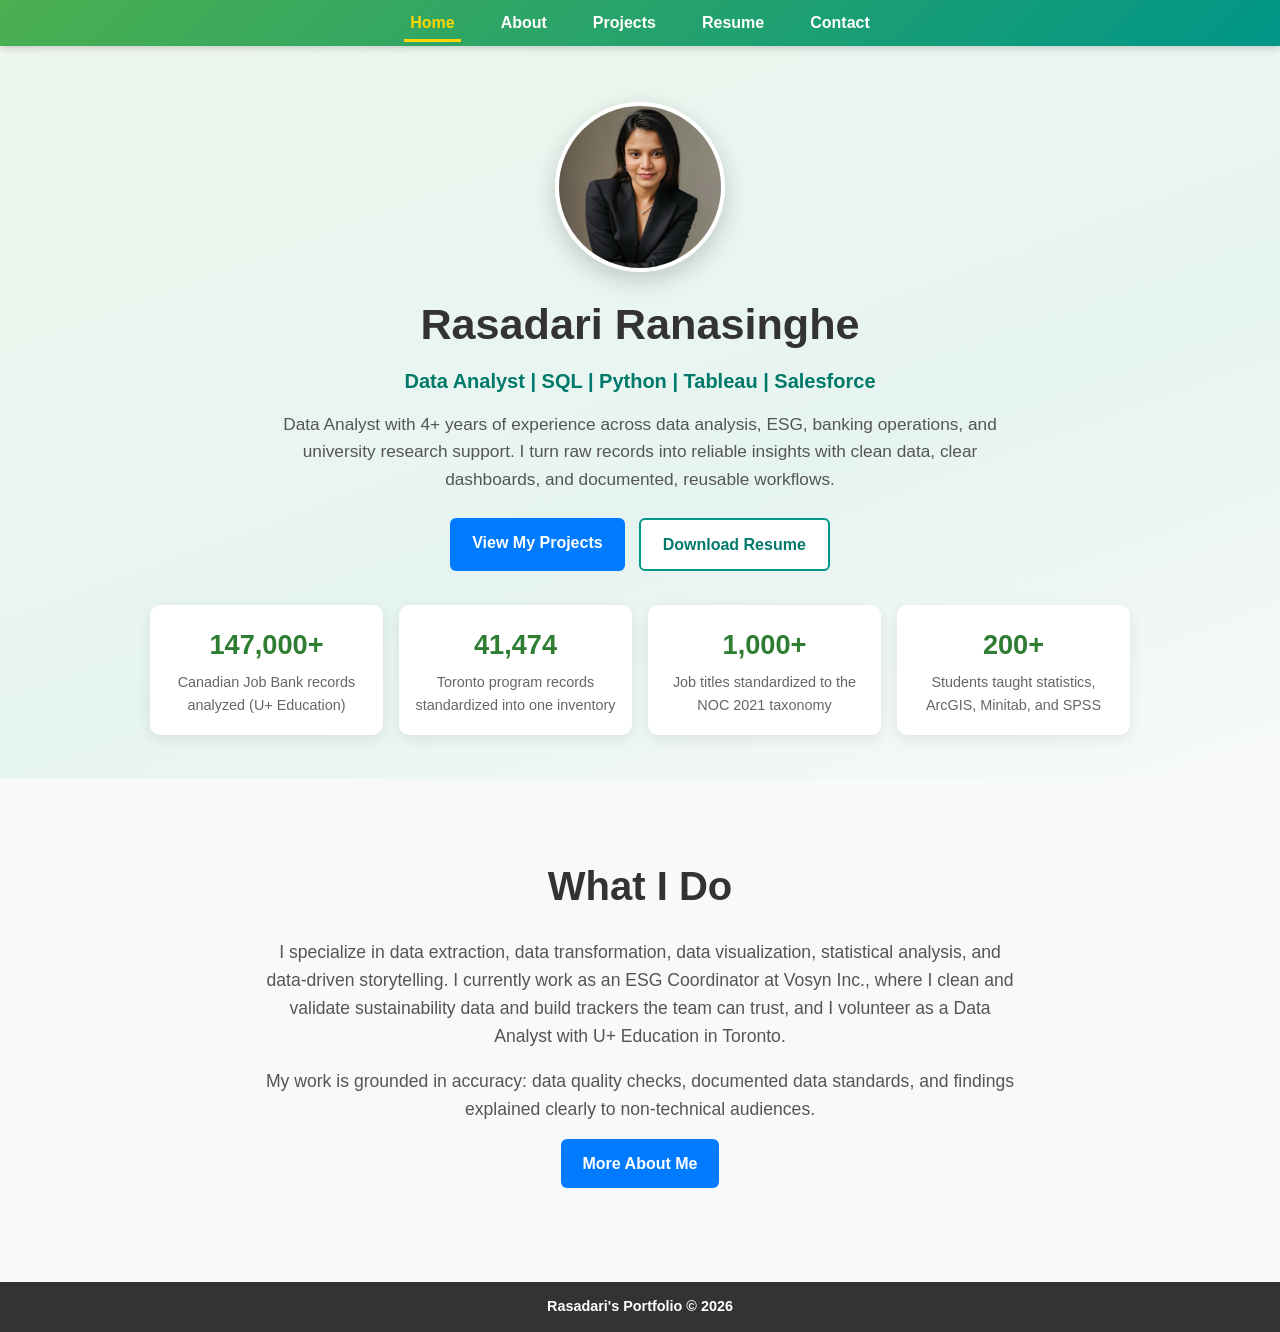
<file: index.html>
<!DOCTYPE html>
<html lang="en">

<head>
    <meta charset="UTF-8">
    <meta name="viewport" content="width=device-width, initial-scale=1.0">
    <title>Rasadari Ranasinghe - Data Analyst</title>
    <link rel="stylesheet" href="static/style.css">
</head>

<body>
    <!-- Navigation Bar -->
    <nav class="navbar">
        <div class="nav-container">
            <ul>
                <li><a href="index.html" class="active">Home</a></li>
                <li><a href="about.html">About</a></li>
                <li><a href="projects.html">Projects</a></li>
                <li><a href="resume.html">Resume</a></li>
                <li><a href="contact.html">Contact</a></li>
            </ul>
        </div>
    </nav>

    <!-- Page Content -->
    <main>
        <!-- Hero -->
        <section class="hero">
            <img src="static/images/Rasadari.jpg" alt="Rasadari Ranasinghe" class="profile-photo">
            <h1>Rasadari Ranasinghe</h1>
            <p class="hero-title">Data Analyst | SQL | Python | Tableau | Salesforce</p>
            <p class="hero-sub">Data Analyst with 4+ years of experience across data analysis, ESG, banking
                operations, and university research support. I turn raw records into reliable insights with clean
                data, clear dashboards, and documented, reusable workflows.</p>
            <div class="hero-buttons">
                <a href="projects.html" class="cta-button">View My Projects</a>
                <a href="static/resume/Rasadari_Ranasinghe_Resume.pdf" target="_blank"
                    class="cta-button cta-secondary">Download Resume</a>
            </div>
            <div class="stats reveal">
                <div class="stat"><span class="stat-num">147,000+</span><span class="stat-label">Canadian Job Bank
                        records analyzed (U+ Education)</span></div>
                <div class="stat"><span class="stat-num">41,474</span><span class="stat-label">Toronto program records
                        standardized into one inventory</span></div>
                <div class="stat"><span class="stat-num">1,000+</span><span class="stat-label">Job titles standardized
                        to the NOC 2021 taxonomy</span></div>
                <div class="stat"><span class="stat-num">200+</span><span class="stat-label">Students taught statistics,
                        ArcGIS, Minitab, and SPSS</span></div>
            </div>
        </section>

        <!-- Intro -->
        <section class="intro-section reveal">
            <h2 class="section-title">What I Do</h2>
            <p>I specialize in data extraction, data transformation, data visualization, statistical analysis, and
                data-driven storytelling. I currently work as an ESG Coordinator at Vosyn Inc., where I clean and
                validate sustainability data and build trackers the team can trust, and I volunteer as a Data Analyst
                with U+ Education in Toronto.</p>
            <p>My work is grounded in accuracy: data quality checks, documented data standards, and findings
                explained clearly to non-technical audiences.</p>
            <a href="about.html" class="cta-button">More About Me</a>
        </section>
    </main>

    <!-- Footer -->
    <footer>
        Rasadari's Portfolio © 2026
    </footer>

    <button id="topBtn" title="Back to top" aria-label="Back to top">&#8593;</button>
    <script>
        (function () {
            var revealEls = document.querySelectorAll('.reveal');
            if ('IntersectionObserver' in window) {
                var io = new IntersectionObserver(function (entries) {
                    entries.forEach(function (e) {
                        if (e.isIntersecting) { e.target.classList.add('visible'); io.unobserve(e.target); }
                    });
                }, { threshold: 0.12 });
                revealEls.forEach(function (el) { io.observe(el); });
            } else {
                revealEls.forEach(function (el) { el.classList.add('visible'); });
            }
            var btn = document.getElementById('topBtn');
            window.addEventListener('scroll', function () {
                btn.classList.toggle('show', window.scrollY > 400);
            });
            btn.addEventListener('click', function () { window.scrollTo({ top: 0, behavior: 'smooth' }); });
        })();
    </script>
</body>

</html>
</file>
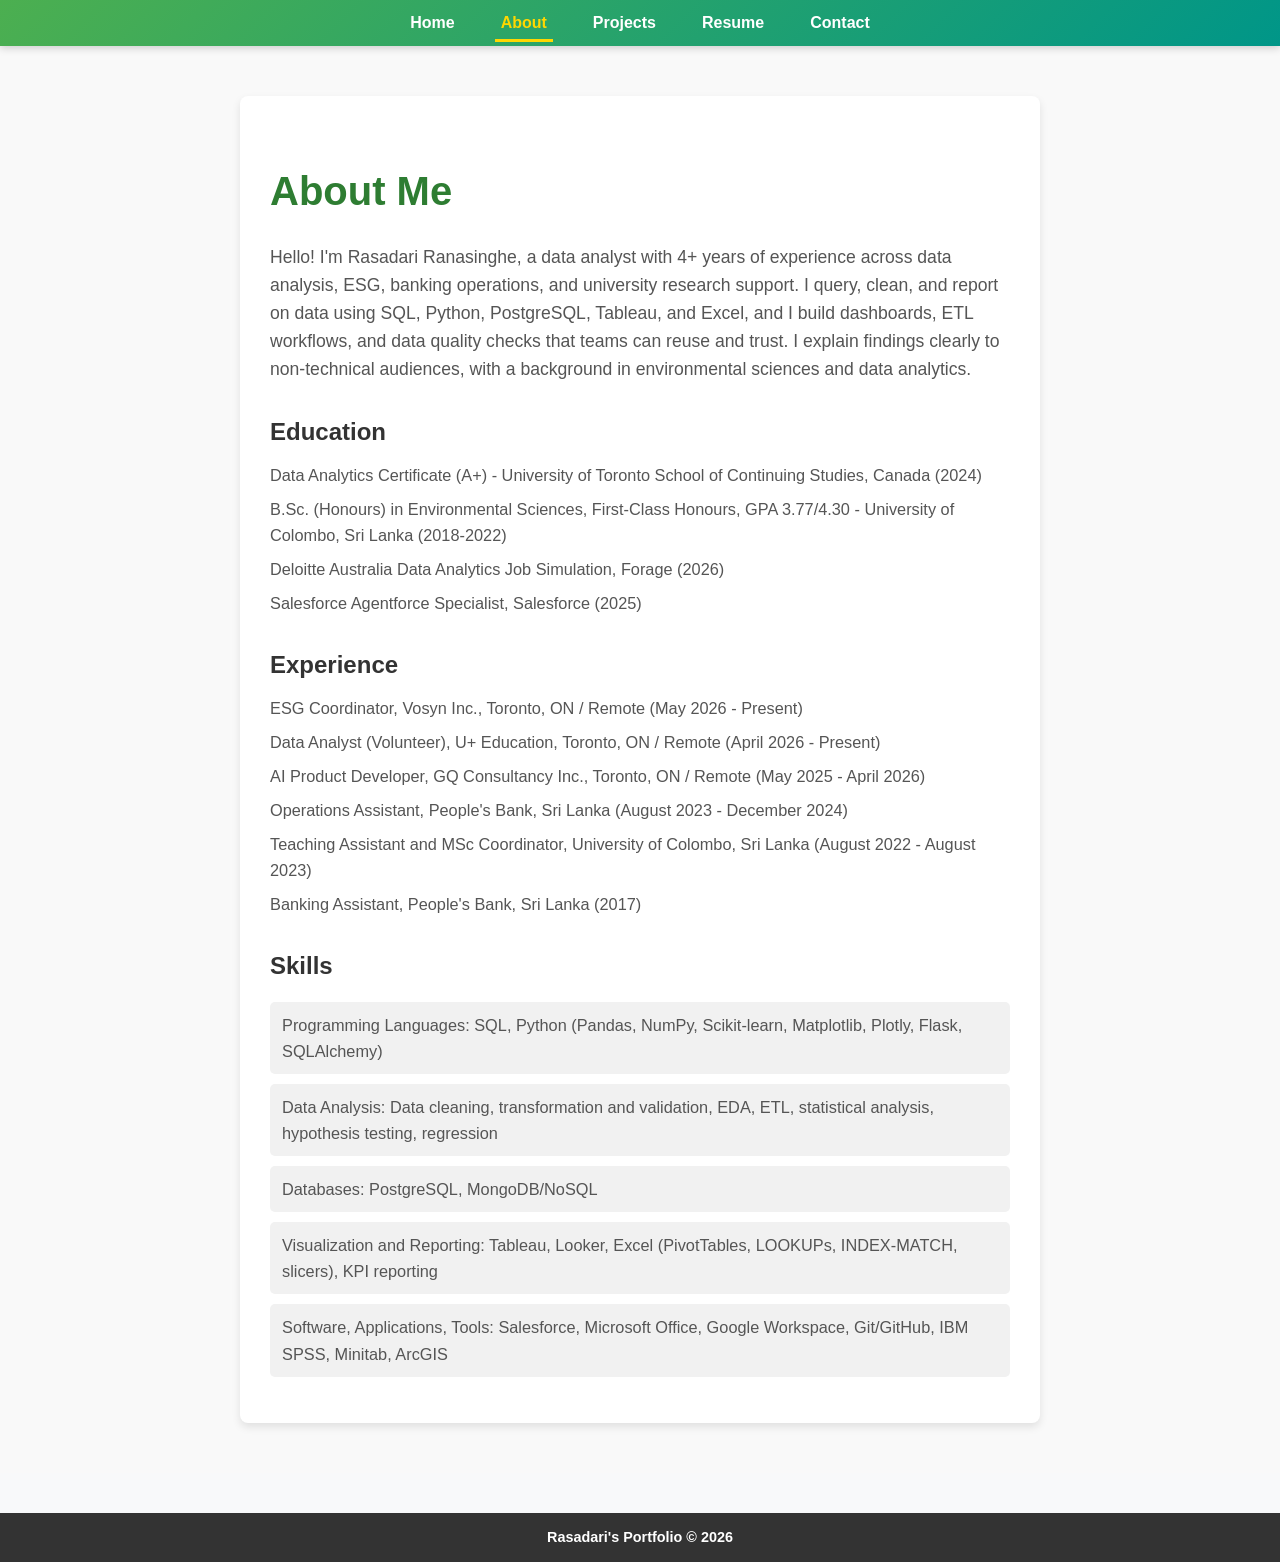
<file: about.html>
<!DOCTYPE html>
<html lang="en">

<head>
    <meta charset="UTF-8">
    <meta name="viewport" content="width=device-width, initial-scale=1.0">
    <title>About - Rasadari Ranasinghe</title>
    <link rel="stylesheet" href="static/style.css">
</head>

<body>
    <!-- Navigation Bar -->
    <nav class="navbar">
        <div class="nav-container">
            <ul>
                <li><a href="index.html">Home</a></li>
                <li><a href="about.html" class="active">About</a></li>
                <li><a href="projects.html">Projects</a></li>
                <li><a href="resume.html">Resume</a></li>
                <li><a href="contact.html">Contact</a></li>
            </ul>
        </div>
    </nav>

    <!-- Page Content -->
    <main>
        <section id="about" class="about-section">
            <div class="about-container reveal">
                <h2 class="section-title">About Me</h2>
                <p class="intro-text">Hello! I'm Rasadari Ranasinghe, a data analyst with 4+ years of experience
                    across data analysis, ESG, banking operations, and university research support. I query, clean,
                    and report on data using SQL, Python, PostgreSQL, Tableau, and Excel, and I build dashboards,
                    ETL workflows, and data quality checks that teams can reuse and trust. I explain findings
                    clearly to non-technical audiences, with a background in environmental sciences and data
                    analytics.</p>

                <h3 class="subheading">Education</h3>
                <p class="education">Data Analytics Certificate (A+) - University of Toronto School of Continuing
                    Studies, Canada (2024)</p>
                <p class="education">B.Sc. (Honours) in Environmental Sciences, First-Class Honours, GPA 3.77/4.30 -
                    University of Colombo, Sri Lanka (2018-2022)</p>
                <p class="education">Deloitte Australia Data Analytics Job Simulation, Forage (2026)</p>
                <p class="education">Salesforce Agentforce Specialist, Salesforce (2025)</p>

                <h3 class="subheading">Experience</h3>
                <p class="experience">ESG Coordinator, Vosyn Inc., Toronto, ON / Remote (May 2026 - Present)</p>
                <p class="experience">Data Analyst (Volunteer), U+ Education, Toronto, ON / Remote (April 2026 -
                    Present)</p>
                <p class="experience">AI Product Developer, GQ Consultancy Inc., Toronto, ON / Remote (May 2025 -
                    April 2026)</p>
                <p class="experience">Operations Assistant, People's Bank, Sri Lanka (August 2023 - December 2024)</p>
                <p class="experience">Teaching Assistant and MSc Coordinator, University of Colombo, Sri Lanka
                    (August 2022 - August 2023)</p>
                <p class="experience">Banking Assistant, People's Bank, Sri Lanka (2017)</p>

                <h3 class="subheading">Skills</h3>
                <ul class="skills-list">
                    <li>Programming Languages: SQL, Python (Pandas, NumPy, Scikit-learn, Matplotlib, Plotly, Flask,
                        SQLAlchemy)</li>
                    <li>Data Analysis: Data cleaning, transformation and validation, EDA, ETL, statistical analysis,
                        hypothesis testing, regression</li>
                    <li>Databases: PostgreSQL, MongoDB/NoSQL</li>
                    <li>Visualization and Reporting: Tableau, Looker, Excel (PivotTables, LOOKUPs, INDEX-MATCH,
                        slicers), KPI reporting</li>
                    <li>Software, Applications, Tools: Salesforce, Microsoft Office, Google Workspace, Git/GitHub,
                        IBM SPSS, Minitab, ArcGIS</li>
                </ul>
            </div>
        </section>
    </main>

    <!-- Footer -->
    <footer>
        Rasadari's Portfolio © 2026
    </footer>

    <button id="topBtn" title="Back to top" aria-label="Back to top">&#8593;</button>
    <script>
        (function () {
            var revealEls = document.querySelectorAll('.reveal');
            if ('IntersectionObserver' in window) {
                var io = new IntersectionObserver(function (entries) {
                    entries.forEach(function (e) {
                        if (e.isIntersecting) { e.target.classList.add('visible'); io.unobserve(e.target); }
                    });
                }, { threshold: 0.12 });
                revealEls.forEach(function (el) { io.observe(el); });
            } else {
                revealEls.forEach(function (el) { el.classList.add('visible'); });
            }
            var btn = document.getElementById('topBtn');
            window.addEventListener('scroll', function () {
                btn.classList.toggle('show', window.scrollY > 400);
            });
            btn.addEventListener('click', function () { window.scrollTo({ top: 0, behavior: 'smooth' }); });
        })();
    </script>
</body>

</html>
</file>
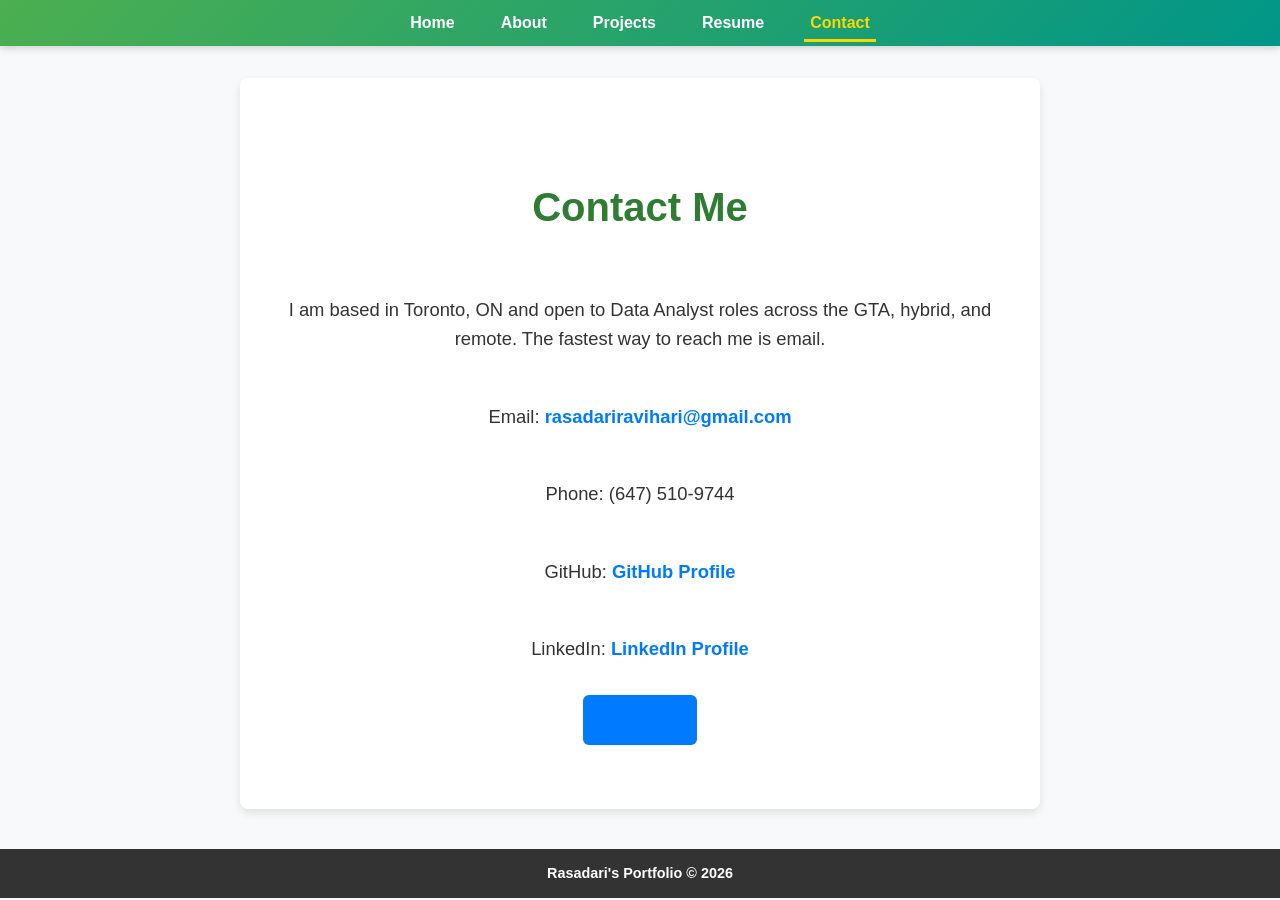
<file: contact.html>
<!DOCTYPE html>
<html lang="en">

<head>
    <meta charset="UTF-8">
    <meta name="viewport" content="width=device-width, initial-scale=1.0">
    <title>Contact - Rasadari Ranasinghe</title>
    <link rel="stylesheet" href="static/style.css">
</head>

<body>
    <!-- Navigation Bar -->
    <nav class="navbar">
        <div class="nav-container">
            <ul>
                <li><a href="index.html">Home</a></li>
                <li><a href="about.html">About</a></li>
                <li><a href="projects.html">Projects</a></li>
                <li><a href="resume.html">Resume</a></li>
                <li><a href="contact.html" class="active">Contact</a></li>
            </ul>
        </div>
    </nav>

    <!-- Page Content -->
    <main>
        <section id="contact">
            <div class="contact-container reveal">
                <h1>Contact Me</h1>
                <p>I am based in Toronto, ON and open to Data Analyst roles across the GTA, hybrid, and remote.
                    The fastest way to reach me is email.</p>
                <p>Email: <a href="mailto:rasadariravihari@gmail.com">rasadariravihari@gmail.com</a></p>
                <p>Phone: (647) 510-9744</p>
                <p>GitHub: <a href="https://github.com/rasadariranasinghe?tab=repositories" target="_blank">GitHub
                        Profile</a></p>
                <p>LinkedIn: <a href="https://www.linkedin.com/in/rasadari-ranasinghe-815486254/"
                        target="_blank">LinkedIn Profile</a></p>
                <a href="mailto:rasadariravihari@gmail.com" class="cta-button">Email Me</a>
            </div>
        </section>
    </main>

    <!-- Footer -->
    <footer>
        Rasadari's Portfolio © 2026
    </footer>

    <button id="topBtn" title="Back to top" aria-label="Back to top">&#8593;</button>
    <script>
        (function () {
            var revealEls = document.querySelectorAll('.reveal');
            if ('IntersectionObserver' in window) {
                var io = new IntersectionObserver(function (entries) {
                    entries.forEach(function (e) {
                        if (e.isIntersecting) { e.target.classList.add('visible'); io.unobserve(e.target); }
                    });
                }, { threshold: 0.12 });
                revealEls.forEach(function (el) { io.observe(el); });
            } else {
                revealEls.forEach(function (el) { el.classList.add('visible'); });
            }
            var btn = document.getElementById('topBtn');
            window.addEventListener('scroll', function () {
                btn.classList.toggle('show', window.scrollY > 400);
            });
            btn.addEventListener('click', function () { window.scrollTo({ top: 0, behavior: 'smooth' }); });
        })();
    </script>
</body>

</html>
</file>
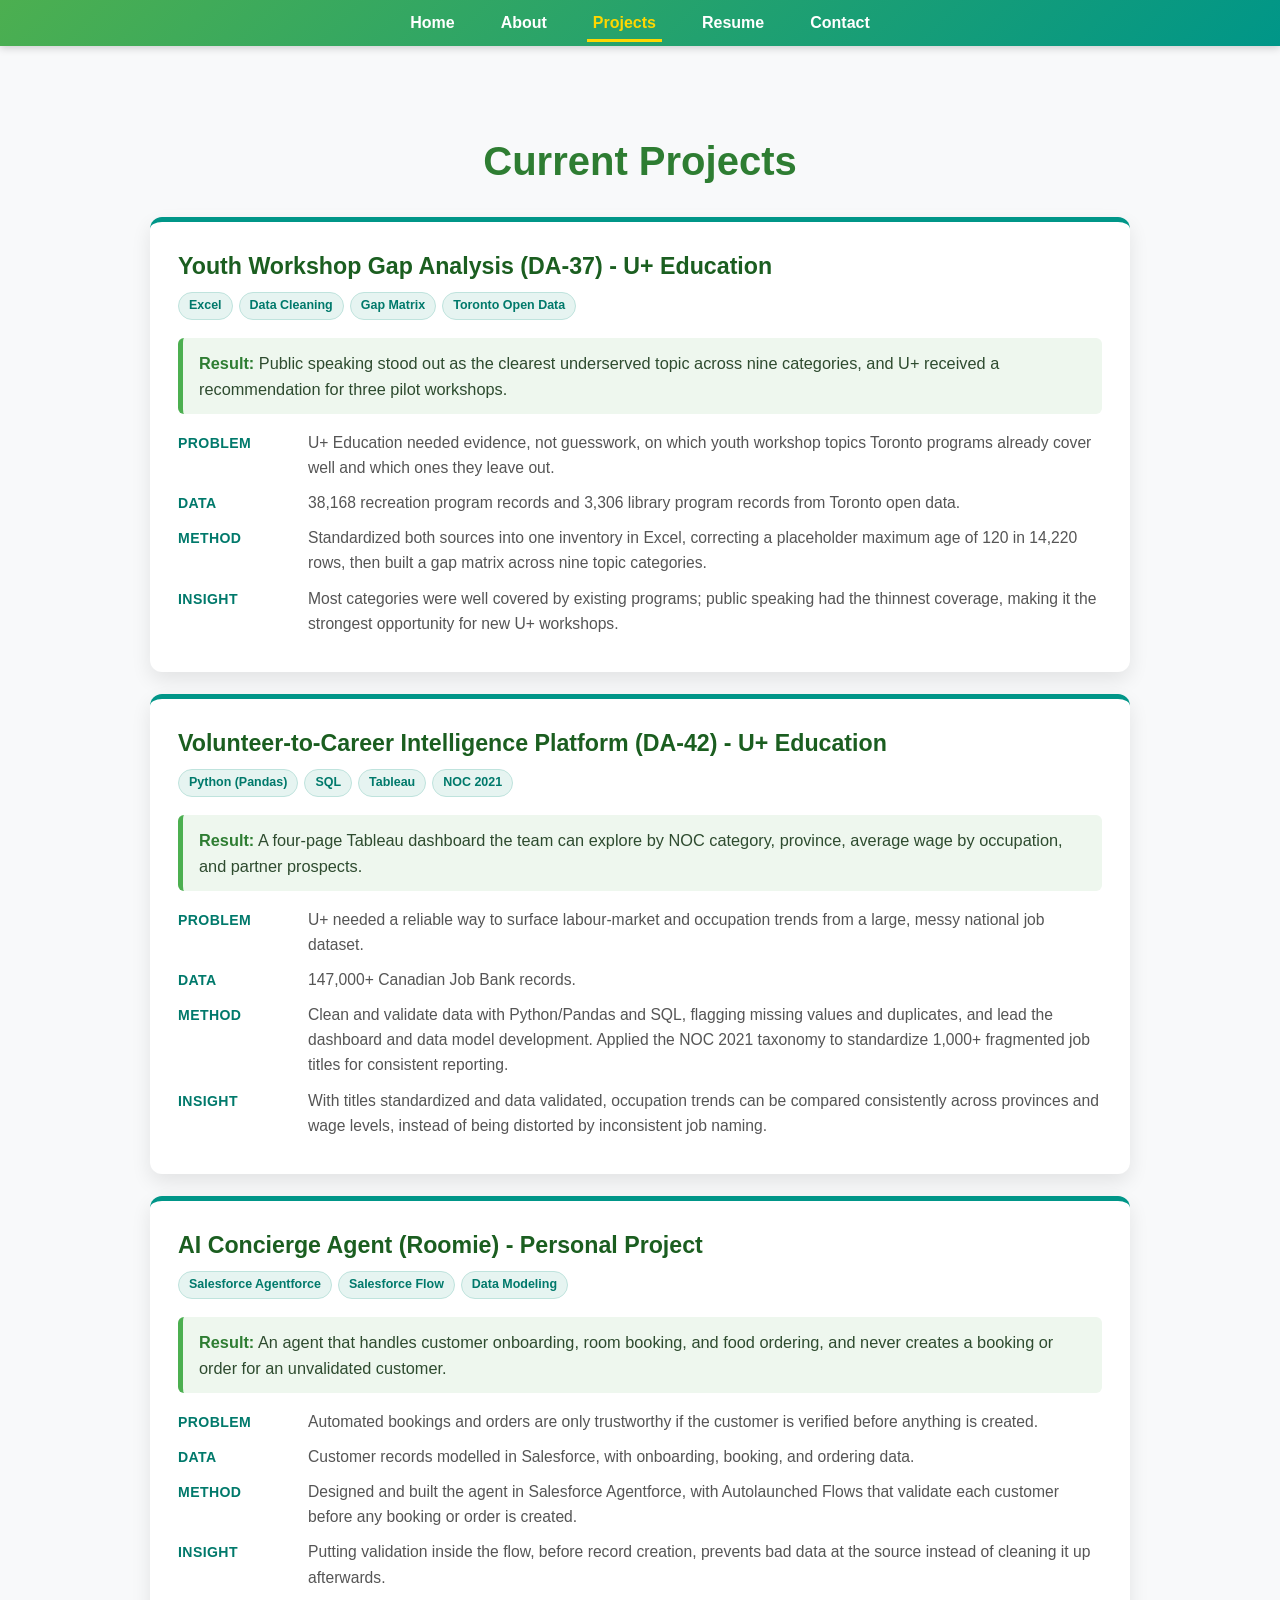
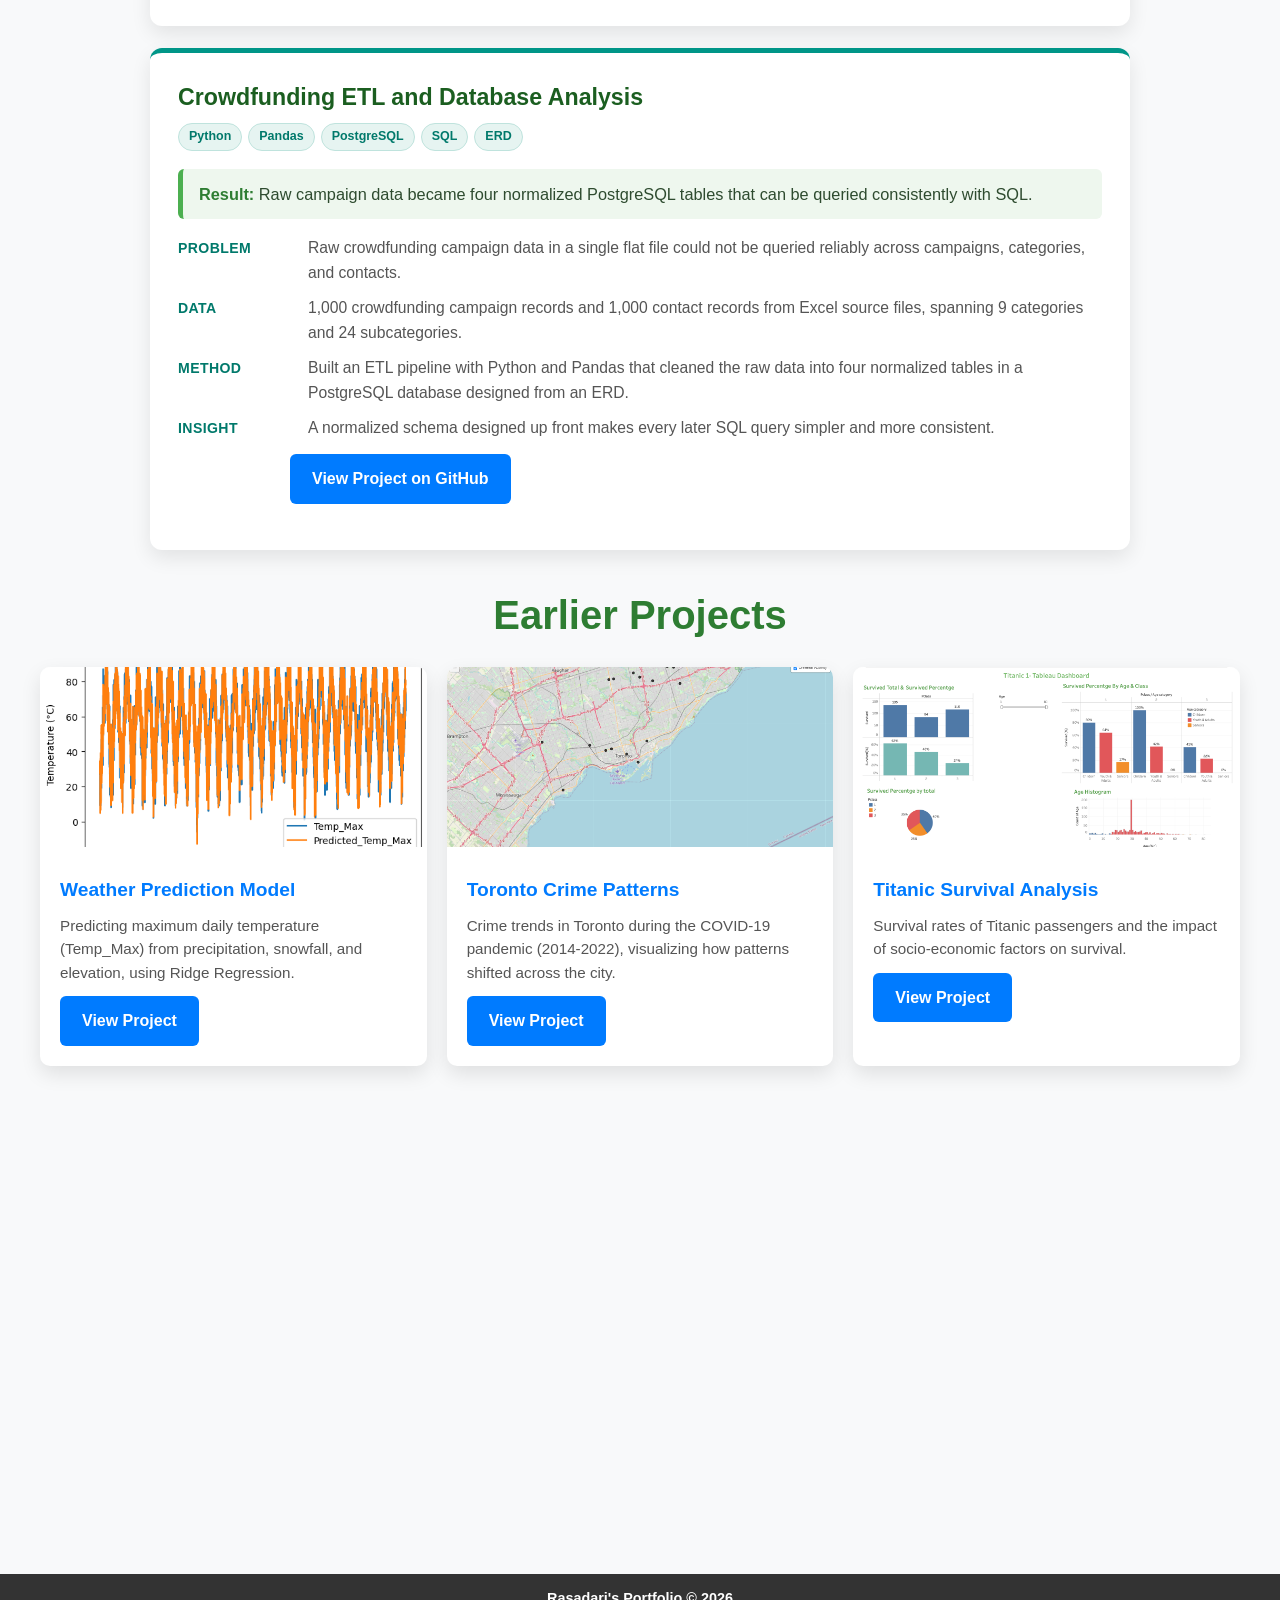
<file: projects.html>
<!DOCTYPE html>
<html lang="en">

<head>
    <meta charset="UTF-8">
    <meta name="viewport" content="width=device-width, initial-scale=1.0">
    <title>Projects - Rasadari Ranasinghe</title>
    <link rel="stylesheet" href="static/style.css">
</head>

<body>
    <!-- Navigation Bar -->
    <nav class="navbar">
        <div class="nav-container">
            <ul>
                <li><a href="index.html">Home</a></li>
                <li><a href="about.html">About</a></li>
                <li><a href="projects.html" class="active">Projects</a></li>
                <li><a href="resume.html">Resume</a></li>
                <li><a href="contact.html">Contact</a></li>
            </ul>
        </div>
    </nav>

    <!-- Page Content -->
    <main>
        <section id="projects">
            <h2 class="section-title">Current Projects</h2>
            <div class="case-container">

                <article class="case-study reveal">
                    <h3>Youth Workshop Gap Analysis (DA-37) - U+ Education</h3>
                    <div class="tool-tags"><span>Excel</span><span>Data Cleaning</span><span>Gap Matrix</span><span>Toronto Open Data</span></div>
                    <div class="result-banner"><strong>Result:</strong> Public speaking stood out as the clearest
                        underserved topic across nine categories, and U+ received a recommendation for three pilot
                        workshops.</div>
                    <div class="cs-row"><div class="cs-label">Problem</div><p>U+ Education needed evidence, not
                        guesswork, on which youth workshop topics Toronto programs already cover well and which ones
                        they leave out.</p></div>
                    <div class="cs-row"><div class="cs-label">Data</div><p>38,168 recreation program records and 3,306
                        library program records from Toronto open data.</p></div>
                    <div class="cs-row"><div class="cs-label">Method</div><p>Standardized both sources into one
                        inventory in Excel, correcting a placeholder maximum age of 120 in 14,220 rows, then built a
                        gap matrix across nine topic categories.</p></div>
                    <div class="cs-row"><div class="cs-label">Insight</div><p>Most categories were well covered by
                        existing programs; public speaking had the thinnest coverage, making it the strongest
                        opportunity for new U+ workshops.</p></div>
                </article>

                <article class="case-study reveal">
                    <h3>Volunteer-to-Career Intelligence Platform (DA-42) - U+ Education</h3>
                    <div class="tool-tags"><span>Python (Pandas)</span><span>SQL</span><span>Tableau</span><span>NOC 2021</span></div>
                    <div class="result-banner"><strong>Result:</strong> A four-page Tableau dashboard the team can
                        explore by NOC category, province, average wage by occupation, and partner prospects.</div>
                    <div class="cs-row"><div class="cs-label">Problem</div><p>U+ needed a reliable way to surface
                        labour-market and occupation trends from a large, messy national job dataset.</p></div>
                    <div class="cs-row"><div class="cs-label">Data</div><p>147,000+ Canadian Job Bank records.</p></div>
                    <div class="cs-row"><div class="cs-label">Method</div><p>Clean and validate data with Python/Pandas
                        and SQL, flagging missing values and duplicates, and lead the dashboard and data model
                        development. Applied the NOC 2021 taxonomy to standardize 1,000+ fragmented job titles for
                        consistent reporting.</p></div>
                    <div class="cs-row"><div class="cs-label">Insight</div><p>With titles standardized and data
                        validated, occupation trends can be compared consistently across provinces and wage levels,
                        instead of being distorted by inconsistent job naming.</p></div>
                </article>

                <article class="case-study reveal">
                    <h3>AI Concierge Agent (Roomie) - Personal Project</h3>
                    <div class="tool-tags"><span>Salesforce Agentforce</span><span>Salesforce Flow</span><span>Data Modeling</span></div>
                    <div class="result-banner"><strong>Result:</strong> An agent that handles customer onboarding,
                        room booking, and food ordering, and never creates a booking or order for an unvalidated
                        customer.</div>
                    <div class="cs-row"><div class="cs-label">Problem</div><p>Automated bookings and orders are only
                        trustworthy if the customer is verified before anything is created.</p></div>
                    <div class="cs-row"><div class="cs-label">Data</div><p>Customer records modelled in Salesforce,
                        with onboarding, booking, and ordering data.</p></div>
                    <div class="cs-row"><div class="cs-label">Method</div><p>Designed and built the agent in Salesforce
                        Agentforce, with Autolaunched Flows that validate each customer before any booking or order
                        is created.</p></div>
                    <div class="cs-row"><div class="cs-label">Insight</div><p>Putting validation inside the flow,
                        before record creation, prevents bad data at the source instead of cleaning it up afterwards.</p></div>
                </article>

                <article class="case-study reveal">
                    <h3>Crowdfunding ETL and Database Analysis</h3>
                    <div class="tool-tags"><span>Python</span><span>Pandas</span><span>PostgreSQL</span><span>SQL</span><span>ERD</span></div>
                    <div class="result-banner"><strong>Result:</strong> Raw campaign data became four normalized
                        PostgreSQL tables that can be queried consistently with SQL.</div>
                    <div class="cs-row"><div class="cs-label">Problem</div><p>Raw crowdfunding campaign data in a
                        single flat file could not be queried reliably across campaigns, categories, and contacts.</p></div>
                    <div class="cs-row"><div class="cs-label">Data</div><p>1,000 crowdfunding campaign records and
                        1,000 contact records from Excel source files, spanning 9 categories and 24
                        subcategories.</p></div>
                    <div class="cs-row"><div class="cs-label">Method</div><p>Built an ETL pipeline with Python and
                        Pandas that cleaned the raw data into four normalized tables in a PostgreSQL database
                        designed from an ERD.</p></div>
                    <div class="cs-row"><div class="cs-label">Insight</div><p>A normalized schema designed up front
                        makes every later SQL query simpler and more consistent.</p></div>
                    <p style="margin-top:14px"><a href="https://github.com/rasadariranasinghe/Crowdfunding_ETL"
                            class="cta-button" target="_blank">View Project on GitHub</a></p>
                </article>

            </div>

            <h2 class="section-title">Earlier Projects</h2>
            <div class="project-container">
                <div class="project reveal">
                    <img src="static/images/project4.jpg" alt="Weather Prediction Model">
                    <div class="project-info">
                        <h3>Weather Prediction Model</h3>
                        <p>Predicting maximum daily temperature (Temp_Max) from precipitation, snowfall, and
                            elevation, using Ridge Regression.</p>
                        <a href="https://github.com/rasadariranasinghe/Weather_prediction" class="cta-button"
                            target="_blank">View Project</a>
                    </div>
                </div>

                <div class="project reveal">
                    <img src="static/images/project1.jpg" alt="Toronto Crime Patterns">
                    <div class="project-info">
                        <h3>Toronto Crime Patterns</h3>
                        <p>Crime trends in Toronto during the COVID-19 pandemic (2014-2022), visualizing how patterns
                            shifted across the city.</p>
                        <a href="https://github.com/rasadariranasinghe/project_3" class="cta-button" target="_blank">View Project</a>
                    </div>
                </div>

                <div class="project reveal">
                    <img src="static/images/project2.jpg" alt="Titanic Survival Analysis">
                    <div class="project-info">
                        <h3>Titanic Survival Analysis</h3>
                        <p>Survival rates of Titanic passengers and the impact of socio-economic factors on survival.</p>
                        <a href="https://github.com/rasadariranasinghe/titanic_data_tableau/blob/main/Titanic1_dahboard.png"
                            class="cta-button" target="_blank">View Project</a>
                    </div>
                </div>

                <div class="project reveal">
                    <img src="static/images/project3.jpg" alt="Forgotten Florida Race">
                    <div class="project-info">
                        <h3>Florida Race Dashboard</h3>
                        <p>Interactive dashboard analyzing race data from the Forgotten Florida event (50 Miler
                            category): participant demographics and performance trends.</p>
                        <a href="https://github.com/rasadariranasinghe/Forgotten-Florida-Race-Data-Analysis"
                            class="cta-button" target="_blank">View Project</a>
                    </div>
                </div>

                <div class="project reveal">
                    <img src="static/images/project5.jpg" alt="Belly Button Biodiversity Dashboard">
                    <div class="project-info">
                        <h3>Belly Button Biodiversity Dashboard</h3>
                        <p>Interactive dashboard exploring microbial species across 153 individuals, built with
                            JavaScript, D3.js, and Plotly from a JSON dataset.</p>
                        <a href="https://github.com/rasadariranasinghe/belly-button-challenge" class="cta-button"
                            target="_blank">View Project</a>
                    </div>
                </div>

                <div class="project reveal">
                    <img src="static/images/project6.jpg" alt="Retail Orders SQL Analysis">
                    <div class="project-info">
                        <h3>Retail Orders SQL Analysis</h3>
                        <p>Cleaned 9,994 retail orders in Python, loaded them into PostgreSQL, and ran five SQL
                            analyses on revenue, regional best sellers, and sales growth.</p>
                        <a href="https://github.com/rasadariranasinghe/Retail_orders_python_sql" class="cta-button"
                            target="_blank">View Project</a>
                    </div>
                </div>
            </div>

        </section>
    </main>

    <!-- Footer -->
    <footer>
        Rasadari's Portfolio © 2026
    </footer>

    <button id="topBtn" title="Back to top" aria-label="Back to top">&#8593;</button>
    <script>
        (function () {
            var revealEls = document.querySelectorAll('.reveal');
            if ('IntersectionObserver' in window) {
                var io = new IntersectionObserver(function (entries) {
                    entries.forEach(function (e) {
                        if (e.isIntersecting) { e.target.classList.add('visible'); io.unobserve(e.target); }
                    });
                }, { threshold: 0.12 });
                revealEls.forEach(function (el) { io.observe(el); });
            } else {
                revealEls.forEach(function (el) { el.classList.add('visible'); });
            }
            var btn = document.getElementById('topBtn');
            window.addEventListener('scroll', function () {
                btn.classList.toggle('show', window.scrollY > 400);
            });
            btn.addEventListener('click', function () { window.scrollTo({ top: 0, behavior: 'smooth' }); });
        })();
    </script>
</body>

</html>
</file>
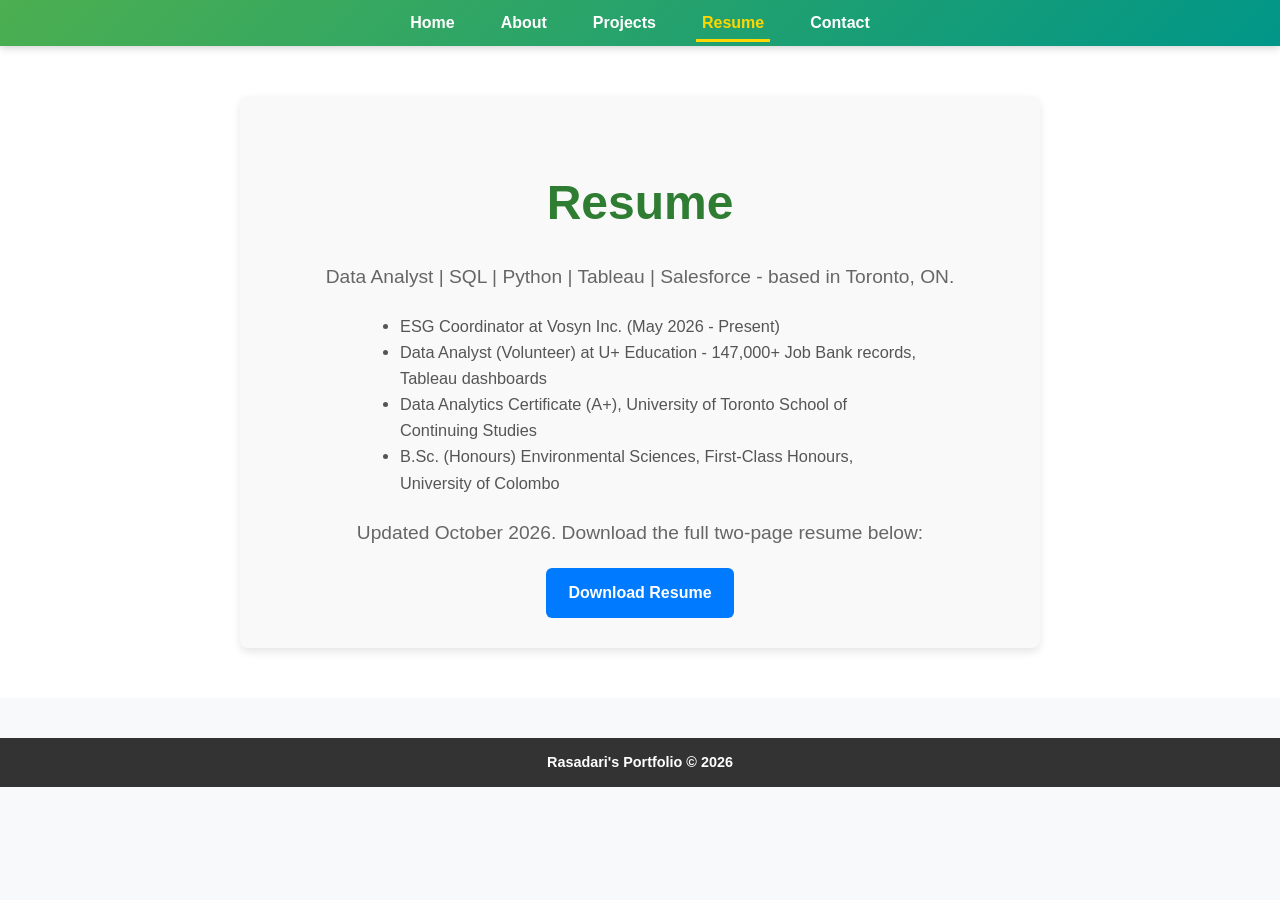
<file: resume.html>
<!DOCTYPE html>
<html lang="en">

<head>
    <meta charset="UTF-8">
    <meta name="viewport" content="width=device-width, initial-scale=1.0">
    <title>Resume - Rasadari Ranasinghe</title>
    <link rel="stylesheet" href="static/style.css">
</head>

<body>
    <!-- Navigation Bar -->
    <nav class="navbar">
        <div class="nav-container">
            <ul>
                <li><a href="index.html">Home</a></li>
                <li><a href="about.html">About</a></li>
                <li><a href="projects.html">Projects</a></li>
                <li><a href="resume.html" class="active">Resume</a></li>
                <li><a href="contact.html">Contact</a></li>
            </ul>
        </div>
    </nav>

    <!-- Page Content -->
    <main>
        <section id="resume">
            <div class="resume-container reveal">
                <h2 class="section-title resume-title">Resume</h2>
                <p>Data Analyst | SQL | Python | Tableau | Salesforce - based in Toronto, ON.</p>
                <ul class="resume-highlights">
                    <li>ESG Coordinator at Vosyn Inc. (May 2026 - Present)</li>
                    <li>Data Analyst (Volunteer) at U+ Education - 147,000+ Job Bank records, Tableau dashboards</li>
                    <li>Data Analytics Certificate (A+), University of Toronto School of Continuing Studies</li>
                    <li>B.Sc. (Honours) Environmental Sciences, First-Class Honours, University of Colombo</li>
                </ul>
                <p>Updated October 2026. Download the full two-page resume below:</p>
                <a href="static/resume/Rasadari_Ranasinghe_Resume.pdf" target="_blank"
                    class="cta-button">Download Resume</a>
            </div>
        </section>
    </main>

    <!-- Footer -->
    <footer>
        Rasadari's Portfolio © 2026
    </footer>

    <button id="topBtn" title="Back to top" aria-label="Back to top">&#8593;</button>
    <script>
        (function () {
            var revealEls = document.querySelectorAll('.reveal');
            if ('IntersectionObserver' in window) {
                var io = new IntersectionObserver(function (entries) {
                    entries.forEach(function (e) {
                        if (e.isIntersecting) { e.target.classList.add('visible'); io.unobserve(e.target); }
                    });
                }, { threshold: 0.12 });
                revealEls.forEach(function (el) { io.observe(el); });
            } else {
                revealEls.forEach(function (el) { el.classList.add('visible'); });
            }
            var btn = document.getElementById('topBtn');
            window.addEventListener('scroll', function () {
                btn.classList.toggle('show', window.scrollY > 400);
            });
            btn.addEventListener('click', function () { window.scrollTo({ top: 0, behavior: 'smooth' }); });
        })();
    </script>
</body>

</html>
</file>
<file: static/style.css>
/* General Styling */
* { box-sizing: border-box; }
html { scroll-behavior: smooth; }
body, html {
    margin: 0;
    padding: 0;
    font-family: Arial, sans-serif;
    background-color: #f8f9fa;
    color: #333;
    line-height: 1.6;
}

/* Navigation Bar - sticky */
.navbar {
    position: sticky;
    top: 0;
    left: 0;
    width: 100%;
    background: linear-gradient(135deg, #4CAF50, #009688);
    padding: 10px 20px;
    box-shadow: 0 2px 8px rgba(0, 0, 0, 0.18);
    z-index: 1000;
}

.nav-container {
    max-width: 1200px;
    margin: 0 auto;
    display: flex;
    justify-content: center;
    align-items: center;
}

.navbar ul {
    list-style: none;
    margin: 0;
    padding: 0;
    display: flex;
    justify-content: center;
    flex-wrap: wrap;
    gap: 6px 34px;
}

.navbar li { margin: 0; }

.navbar a {
    text-decoration: none;
    color: white;
    font-size: 16px;
    font-weight: bold;
    transition: color 0.3s ease;
    padding: 8px 6px;
    border-bottom: 3px solid transparent;
}

.navbar a:hover, .navbar a.active {
    color: #ffd700;
    border-bottom-color: #ffd700;
}

/* Sections */
#home, #projects, #about, #resume, #contact {
    padding: 50px 0;
    text-align: center;
}

.section-title {
    font-size: 2.5rem;
    color: #333;
    font-weight: bold;
    margin-bottom: 20px;
    text-transform: capitalize;
}

#about .section-title,
#projects .section-title,
#resume .section-title,
#contact .section-title { color: #2e7d32; }

/* Hero (Home) */
.hero {
    background: linear-gradient(160deg, #eef7ee 0%, #e6f4f1 60%, #f8f9fa 100%);
    padding: 56px 20px 44px;
    text-align: center;
}
.hero .profile-photo {
    width: 170px;
    height: 170px;
    border-radius: 50%;
    object-fit: cover;
    object-position: top;
    margin: 0 auto 18px;
    display: block;
    border: 4px solid #fff;
    box-shadow: 0 8px 24px rgba(0,0,0,0.18);
}
.hero h1 { font-size: 2.7rem; margin: 0 0 6px; }
.hero-title {
    font-size: 1.25rem;
    font-weight: bold;
    color: #00796b;
    margin: 0 auto 14px;
}
.hero-sub {
    font-size: 1.08rem;
    color: #555;
    max-width: 720px;
    margin: 0 auto 24px;
}
.hero-buttons { display: flex; gap: 14px; justify-content: center; flex-wrap: wrap; margin-bottom: 34px; }
.cta-button {
    padding: 12px 22px;
    background-color: #007bff;
    color: #fff;
    border-radius: 6px;
    text-decoration: none;
    font-size: 16px;
    font-weight: bold;
    display: inline-block;
    transition: background-color 0.3s ease, transform 0.3s ease, box-shadow 0.3s ease;
}
.cta-button:hover { background-color: #0056b3; transform: translateY(-2px); box-shadow: 0 8px 18px rgba(0,0,0,0.16); }
.cta-secondary {
    background-color: #fff;
    color: #00796b;
    border: 2px solid #009688;
}
.cta-secondary:hover { background-color: #e6f4f1; color: #00796b; }

/* Stats strip */
.stats {
    display: grid;
    grid-template-columns: repeat(auto-fit, minmax(180px, 1fr));
    gap: 16px;
    max-width: 980px;
    margin: 0 auto;
}
.stat {
    background: #fff;
    border-radius: 10px;
    padding: 18px 12px;
    box-shadow: 0 4px 14px rgba(0,0,0,0.08);
}
.stat .stat-num { display: block; font-size: 1.7rem; font-weight: bold; color: #2e7d32; }
.stat .stat-label { display: block; font-size: 0.9rem; color: #666; margin-top: 4px; }

/* Home intro section under hero */
.intro-section { padding: 42px 20px 54px; text-align: center; }
.intro-section p { font-size: 1.1rem; color: #555; max-width: 760px; margin: 0 auto 16px; }

h1 { font-size: 2.5rem; font-weight: bold; color: #333; margin-bottom: 10px; }
p { font-size: 1.2rem; color: #666; max-width: 700px; margin: 0 auto 20px; line-height: 1.6; }

/* Projects */
#projects { padding: 50px 20px; background-color: #f8f9fa; }
.project-container {
    display: grid;
    grid-template-columns: repeat(auto-fit, minmax(300px, 1fr));
    gap: 20px;
    margin-top: 20px;
    max-width: 1200px;
    margin-left: auto;
    margin-right: auto;
}
.project {
    background-color: #fff;
    border-radius: 10px;
    overflow: hidden;
    box-shadow: 0 8px 20px rgba(0, 0, 0, 0.1);
    transition: transform 0.3s ease, box-shadow 0.3s ease;
}
.project:hover { transform: translateY(-8px); box-shadow: 0 12px 24px rgba(0, 0, 0, 0.15); }
.project img { width: 100%; height: 180px; object-fit: cover; }
.project-info { padding: 20px; text-align: left; }
.project-info h3 { font-size: 1.2rem; color: #007bff; margin: 0 0 8px; }
.project-info p { font-size: 0.95rem; color: #555; line-height: 1.55; margin: 0 0 12px; max-width: none; }

/* Tool tags */
.tool-tags { margin: 0 0 12px; }
.tool-tags span {
    display: inline-block;
    background: #e6f4f1;
    color: #00796b;
    border: 1px solid #bfe3dd;
    font-size: 0.78rem;
    font-weight: bold;
    border-radius: 20px;
    padding: 3px 10px;
    margin: 0 6px 6px 0;
}

/* Case studies */
.case-container { max-width: 980px; margin: 24px auto 10px; display: flex; flex-direction: column; gap: 22px; }
.case-study {
    background: #fff;
    border-radius: 12px;
    box-shadow: 0 8px 20px rgba(0,0,0,0.09);
    padding: 26px 28px;
    text-align: left;
    border-top: 5px solid #009688;
}
.case-study h3 { font-size: 1.45rem; color: #1b5e20; margin: 0 0 6px; }
.result-banner {
    background: #eef7ee;
    border-left: 5px solid #4CAF50;
    border-radius: 6px;
    padding: 12px 16px;
    font-size: 1.02rem;
    color: #2e4b2f;
    margin: 12px 0 16px;
}
.result-banner strong { color: #2e7d32; }
.cs-row { display: flex; gap: 12px; margin: 0 0 10px; }
.cs-label {
    flex: 0 0 118px;
    font-weight: bold;
    color: #00796b;
    font-size: 0.88rem;
    text-transform: uppercase;
    letter-spacing: 0.4px;
    padding-top: 2px;
}
.cs-row p { font-size: 0.98rem; color: #555; margin: 0; max-width: none; }

/* About */
.about-section { display: flex; justify-content: center; align-items: flex-start; background-color: #f9f9f9; }
.about-container {
    max-width: 800px;
    width: 100%;
    background-color: #fff;
    padding: 30px;
    box-shadow: 0 4px 8px rgba(0, 0, 0, 0.1);
    border-radius: 8px;
    text-align: left;
}
.intro-text { font-size: 1.1rem; color: #555; line-height: 1.6; margin: 0 0 20px; max-width: none; text-align: left; }
.subheading { font-size: 1.5rem; color: #333; margin-top: 30px; margin-bottom: 10px; font-weight: bold; }
.education, .experience { font-size: 1.02rem; color: #555; margin: 0 0 8px; max-width: none; }
.skills-list { list-style: none; padding: 0; }
.skills-list li {
    font-size: 1.02rem;
    color: #555;
    padding: 10px 12px;
    background-color: #f1f1f1;
    margin-bottom: 10px;
    border-radius: 5px;
    transition: background-color 0.3s ease, transform 0.3s ease;
}
.skills-list li:hover { background-color: #e6f4f1; transform: translateX(4px); }

/* Resume */
#resume { padding: 50px 20px; background-color: #ffffff; }
.resume-container {
    max-width: 800px;
    margin: 0 auto;
    background-color: #f9f9f9;
    padding: 30px;
    border-radius: 8px;
    box-shadow: 0 4px 8px rgba(0, 0, 0, 0.1);
    text-align: center;
}
.resume-container p { max-width: none; }
.resume-title { font-size: 3rem; font-weight: bold; color: #2e7d32; margin-bottom: 20px; }
.resume-highlights { text-align: left; max-width: 560px; margin: 0 auto 22px; color: #555; font-size: 1.02rem; }

/* Contact */
#contact {
    text-align: center;
    padding: 4rem 2rem;
    background-color: white;
    box-shadow: 0 4px 8px rgba(0, 0, 0, 0.1);
    margin: 2rem auto;
    max-width: 800px;
    border-radius: 8px;
}
#contact h1 { margin-bottom: 1.5rem; color: #2e7d32; font-size: 2.5rem; font-weight: bold; }
#contact p { margin: 1rem 0; font-size: 1.15rem; color: #333; line-height: 1.6; max-width: none; }
#contact a { color: #007bff; text-decoration: none; font-weight: bold; transition: color 0.3s ease; }
#contact a:hover { color: #0056b3; }
.contact-container { display: flex; flex-direction: column; align-items: center; justify-content: center; gap: 1rem; }

/* Scroll reveal animation - subtle and professional */
.reveal { opacity: 0; transform: translateY(18px); transition: opacity 0.6s ease, transform 0.6s ease; }
.reveal.visible { opacity: 1; transform: translateY(0); }
@media (prefers-reduced-motion: reduce) {
    html { scroll-behavior: auto; }
    .reveal { opacity: 1; transform: none; transition: none; }
    .project:hover, .cta-button:hover, .skills-list li:hover { transform: none; }
}

/* Back to top */
#topBtn {
    position: fixed;
    right: 18px;
    bottom: 18px;
    width: 44px;
    height: 44px;
    border: none;
    border-radius: 50%;
    background: #009688;
    color: #fff;
    font-size: 20px;
    cursor: pointer;
    box-shadow: 0 6px 16px rgba(0,0,0,0.25);
    opacity: 0;
    pointer-events: none;
    transition: opacity 0.3s ease, background-color 0.3s ease;
    z-index: 1100;
}
#topBtn.show { opacity: 1; pointer-events: auto; }
#topBtn:hover { background: #00796b; }

/* Footer - static, no longer fixed over content */
footer {
    text-align: center;
    padding: 16px 15px;
    background-color: #333;
    color: #fff;
    font-size: 0.9rem;
    line-height: 1.2;
    font-weight: bold;
    margin-top: 40px;
}

/* Responsive */
@media (max-width: 768px) {
    .navbar { padding: 8px 10px; }
    .navbar ul { gap: 4px 14px; }
    .navbar a { font-size: 14px; padding: 6px 4px; }
    .hero { padding: 38px 16px 32px; }
    .hero h1 { font-size: 2rem; }
    .hero .profile-photo { width: 120px; height: 120px; }
    .section-title { font-size: 2rem; }
    h1 { font-size: 2rem; }
    p { font-size: 1rem; }
    .case-study { padding: 20px 18px; }
    .cs-row { flex-direction: column; gap: 2px; }
    .cs-label { flex: none; }
    #contact { padding: 2rem 1rem; margin: 1rem; }
    #contact h1 { font-size: 22px; }
    footer { font-size: 0.8rem; }
}
</file>
